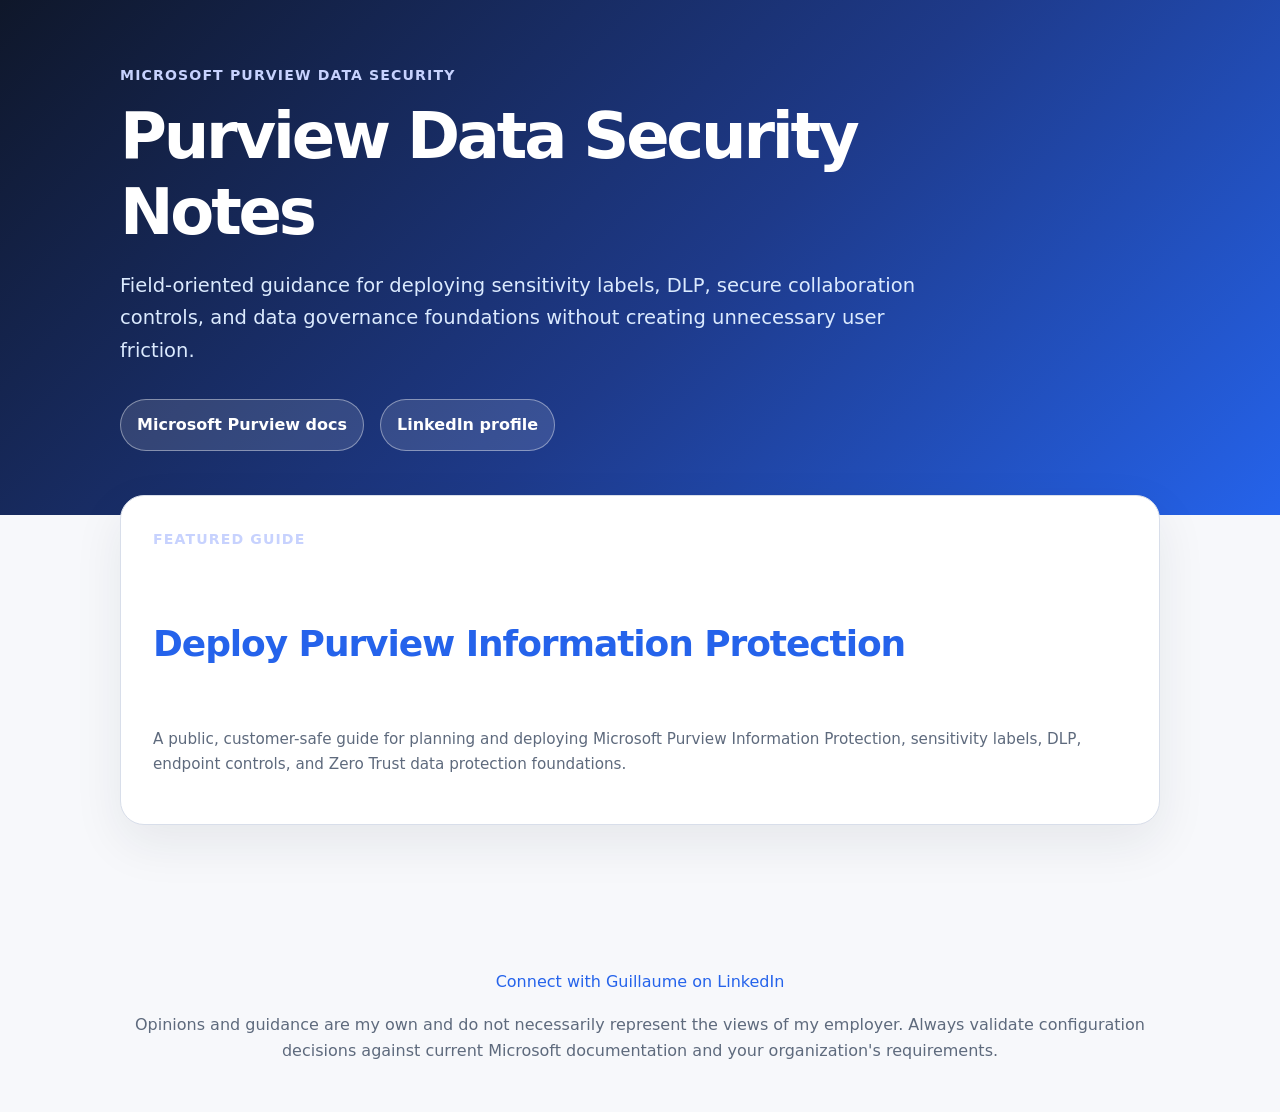
<file: index.html>
<!doctype html>
<html lang="en">
  <head>
    <meta charset="utf-8">
    <meta name="viewport" content="width=device-width, initial-scale=1">
    <title>Guillaume Couture - Purview Data Security</title>
    <meta name="description" content="Practical guidance for Microsoft Purview data security, Zero Trust, information protection, sensitivity labels, and DLP.">
    <link rel="stylesheet" href="assets/site.css">
    <script defer src="assets/site.js"></script>
    <script type="text/javascript">
      (function(c,l,a,r,i,t,y){
        c[a]=c[a]||function(){(c[a].q=c[a].q||[]).push(arguments)};
        t=l.createElement(r);t.async=1;t.src="https://www.clarity.ms/tag/"+i;
        y=l.getElementsByTagName(r)[0];y.parentNode.insertBefore(t,y);
      })(window, document, "clarity", "script", "wrkumwq9sa");
    </script>
  </head>
  <body>
    <header class="site-header">
      <div class="wrap">
        <p class="eyebrow">Microsoft Purview Data Security</p>
        <h1>Purview Data Security Notes</h1>
        <p class="lead">Field-oriented guidance for deploying sensitivity labels, DLP, secure collaboration controls, and data governance foundations without creating unnecessary user friction.</p>
        <nav class="nav" aria-label="Primary">
          <a class="button" href="https://learn.microsoft.com/en-us/purview/information-protection">Microsoft Purview docs</a>
          <a class="button" href="https://aka.ms/Guillaume">LinkedIn profile</a>
        </nav>
      </div>
    </header>

    <main class="main">
      <section class="wrap card">
        <article class="post-card">
          <p class="eyebrow">Featured guide</p>
          <h2><a href="posts/deploying-microsoft-purview-information-protection.html">Deploy Purview Information Protection</a></h2>
          <p class="meta">A public, customer-safe guide for planning and deploying Microsoft Purview Information Protection, sensitivity labels, DLP, endpoint controls, and Zero Trust data protection foundations.</p>
        </article>
      </section>
    </main>

    <footer class="site-footer">
      <div class="wrap">
        <p><a href="https://aka.ms/Guillaume">Connect with Guillaume on LinkedIn</a></p>
        <p>Opinions and guidance are my own and do not necessarily represent the views of my employer. Always validate configuration decisions against current Microsoft documentation and your organization's requirements.</p>
      </div>
    </footer>
  </body>
</html>
</file>
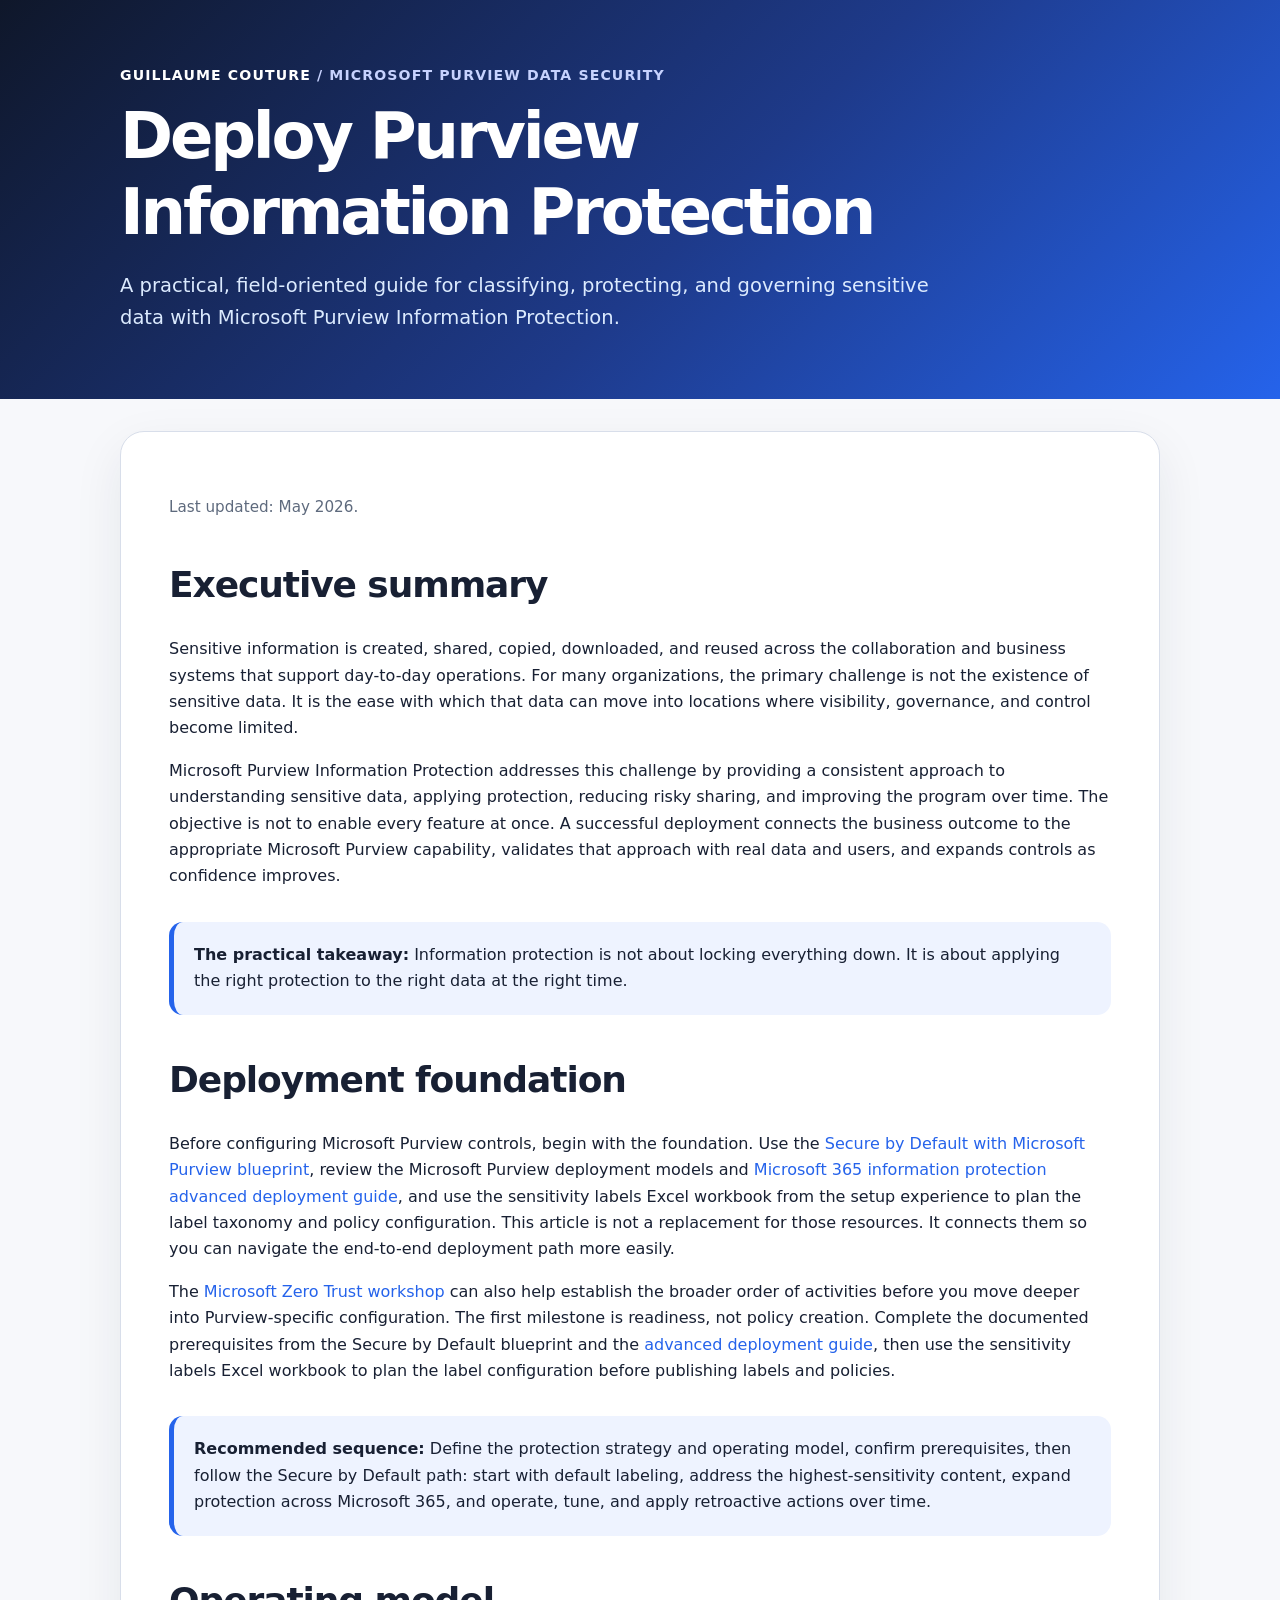
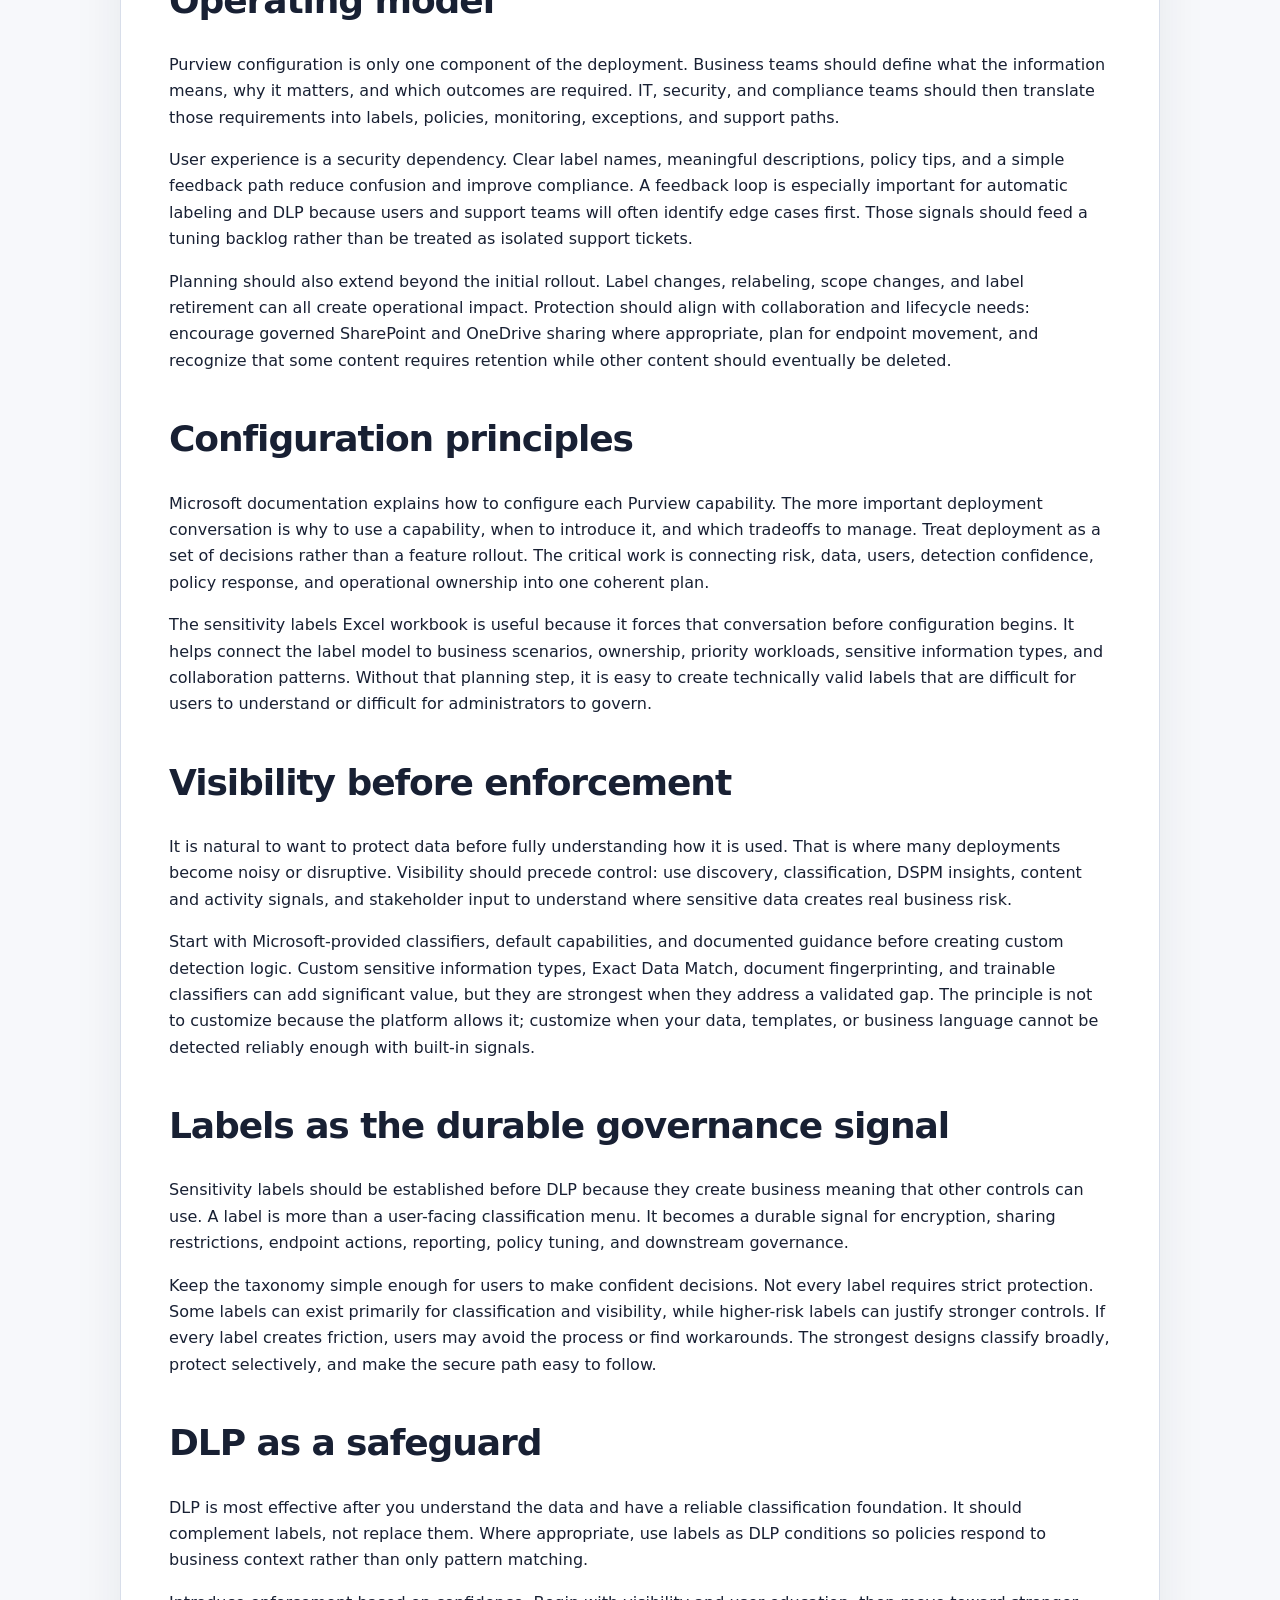
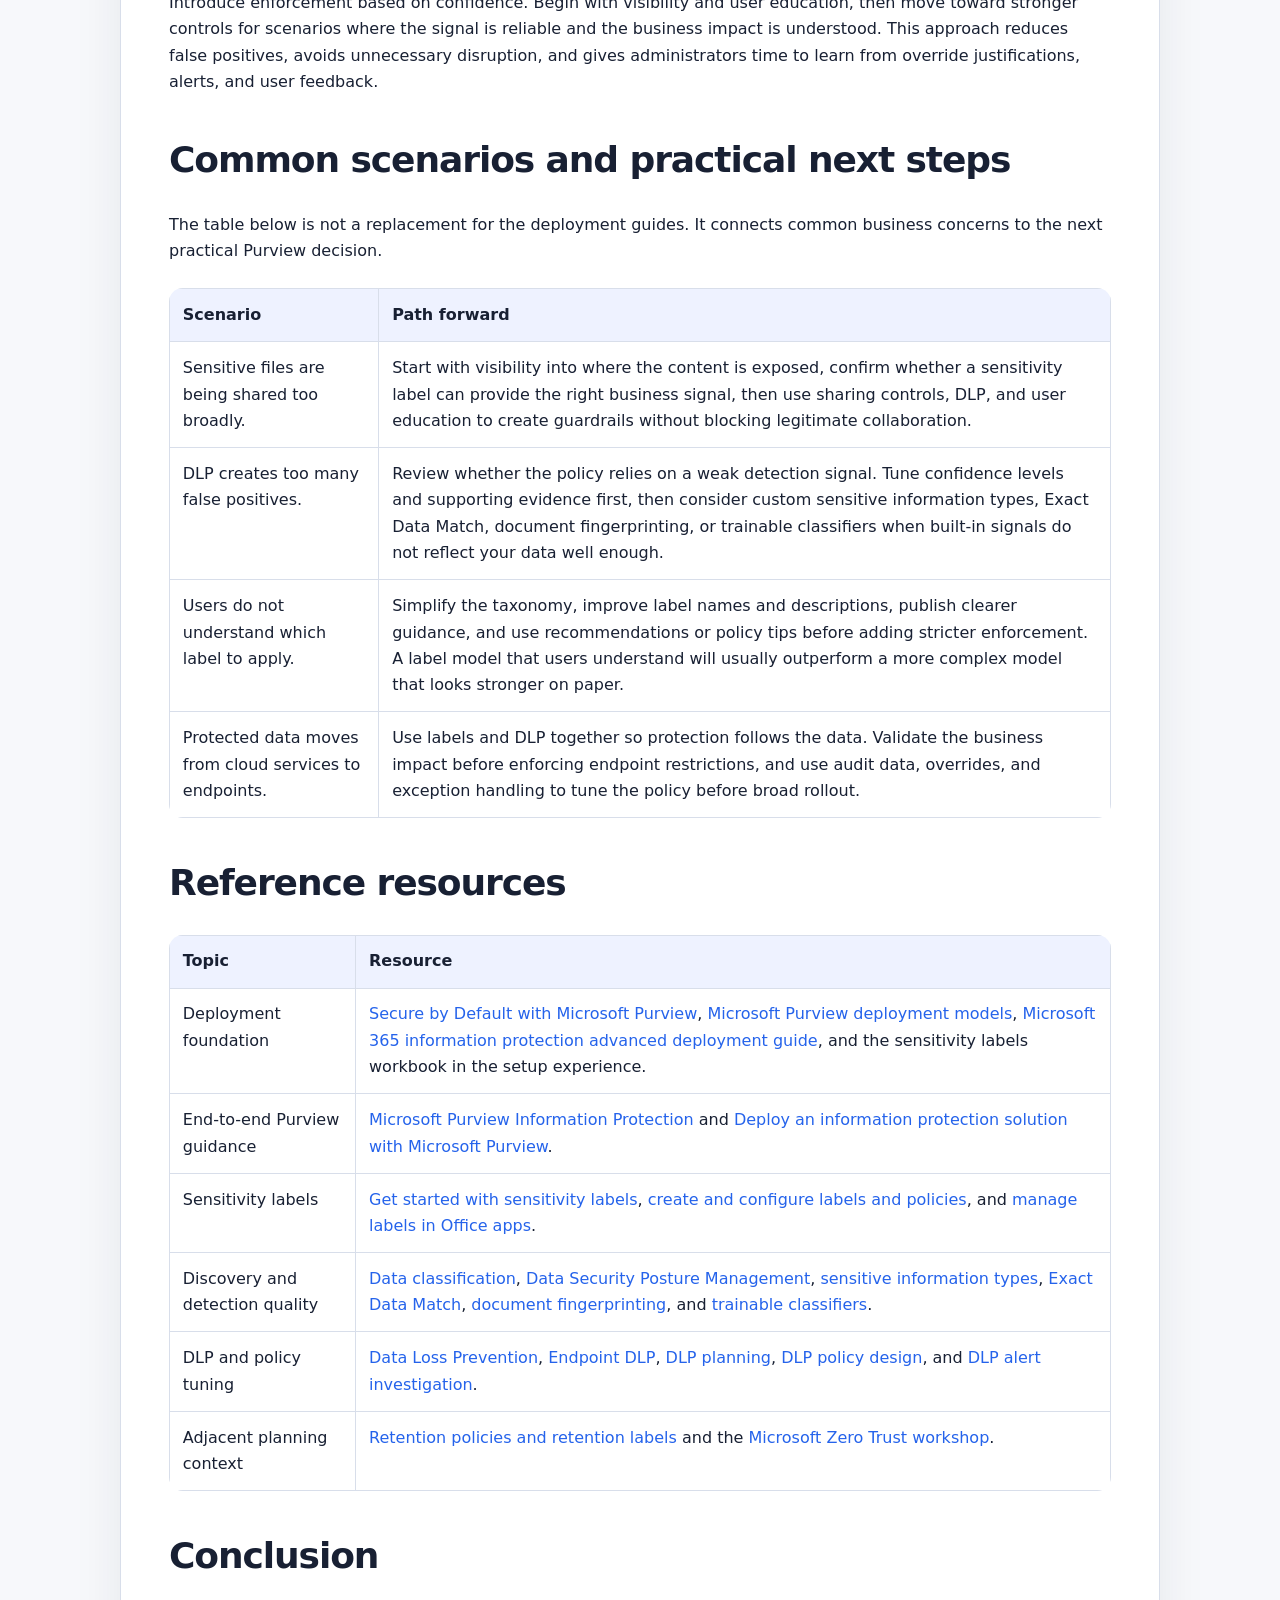
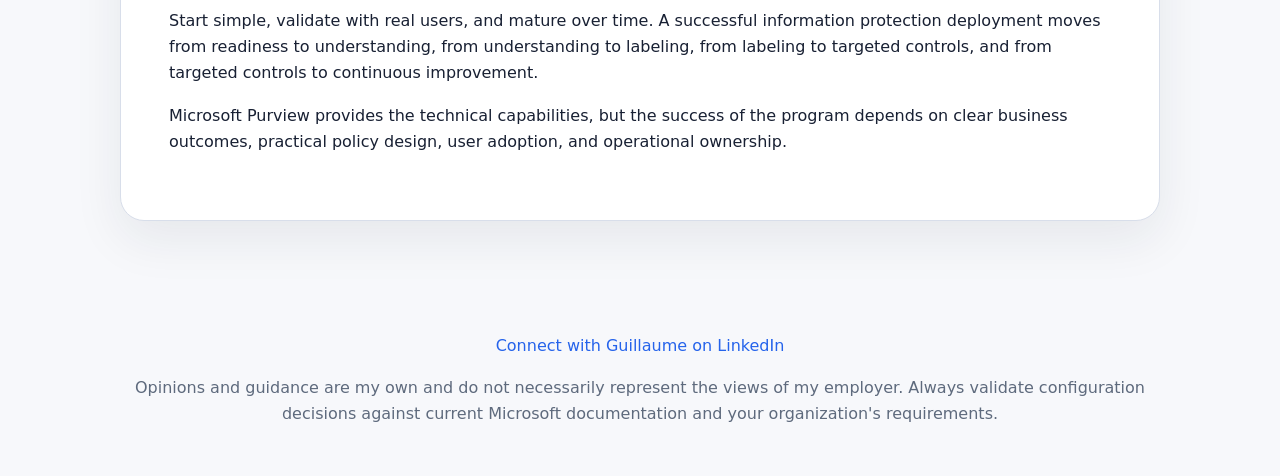
<file: posts/deploying-microsoft-purview-information-protection.html>
<!doctype html>
<html lang="en">
  <head>
    <meta charset="utf-8">
    <meta name="viewport" content="width=device-width, initial-scale=1">
    <title>Deploy Purview Information Protection</title>
    <meta name="description" content="How to classify, protect, and govern sensitive data using Microsoft Purview Information Protection.">
    <link rel="stylesheet" href="../assets/site.css">
    <script defer src="../assets/site.js"></script>
    <script type="text/javascript">
      (function(c,l,a,r,i,t,y){
        c[a]=c[a]||function(){(c[a].q=c[a].q||[]).push(arguments)};
        t=l.createElement(r);t.async=1;t.src="https://www.clarity.ms/tag/"+i;
        y=l.getElementsByTagName(r)[0];y.parentNode.insertBefore(t,y);
      })(window, document, "clarity", "script", "wrkumwq9sa");
    </script>
  </head>
  <body>
    <header class="site-header">
      <div class="wrap">
        <p class="eyebrow"><a href="../index.html">Guillaume Couture</a> / Microsoft Purview Data Security</p>
        <h1>Deploy Purview Information Protection</h1>
        <p class="lead">A practical, field-oriented guide for classifying, protecting, and governing sensitive data with Microsoft Purview Information Protection.</p>
      </div>
    </header>

    <main class="main">
      <article class="wrap article">
        <p class="meta">Last updated: May 2026.</p>

        <h2>Executive summary</h2>

        <p>Sensitive information is created, shared, copied, downloaded, and reused across the collaboration and business systems that support day-to-day operations. For many organizations, the primary challenge is not the existence of sensitive data. It is the ease with which that data can move into locations where visibility, governance, and control become limited.</p>

        <p>Microsoft Purview Information Protection addresses this challenge by providing a consistent approach to understanding sensitive data, applying protection, reducing risky sharing, and improving the program over time. The objective is not to enable every feature at once. A successful deployment connects the business outcome to the appropriate Microsoft Purview capability, validates that approach with real data and users, and expands controls as confidence improves.</p>

        <div class="callout">
          <strong>The practical takeaway:</strong> Information protection is not about locking everything down. It is about applying the right protection to the right data at the right time.
        </div>

        <h2>Deployment foundation</h2>

        <p>Before configuring Microsoft Purview controls, begin with the foundation. Use the <a href="https://learn.microsoft.com/en-us/purview/deploymentmodels/depmod-secure-by-default-intro">Secure by Default with Microsoft Purview blueprint</a>, review the Microsoft Purview deployment models and <a href="https://m365accelerator.microsoft.com/purview/information-protection-setup">Microsoft 365 information protection advanced deployment guide</a>, and use the sensitivity labels Excel workbook from the setup experience to plan the label taxonomy and policy configuration. This article is not a replacement for those resources. It connects them so you can navigate the end-to-end deployment path more easily.</p>

        <p>The <a href="https://zerotrust.microsoft.com/">Microsoft Zero Trust workshop</a> can also help establish the broader order of activities before you move deeper into Purview-specific configuration. The first milestone is readiness, not policy creation. Complete the documented prerequisites from the Secure by Default blueprint and the <a href="https://m365accelerator.microsoft.com/purview/information-protection-setup">advanced deployment guide</a>, then use the sensitivity labels Excel workbook to plan the label configuration before publishing labels and policies.</p>

        <div class="callout">
          <strong>Recommended sequence:</strong> Define the protection strategy and operating model, confirm prerequisites, then follow the Secure by Default path: start with default labeling, address the highest-sensitivity content, expand protection across Microsoft 365, and operate, tune, and apply retroactive actions over time.
        </div>

        <h2>Operating model</h2>

        <p>Purview configuration is only one component of the deployment. Business teams should define what the information means, why it matters, and which outcomes are required. IT, security, and compliance teams should then translate those requirements into labels, policies, monitoring, exceptions, and support paths.</p>

        <p>User experience is a security dependency. Clear label names, meaningful descriptions, policy tips, and a simple feedback path reduce confusion and improve compliance. A feedback loop is especially important for automatic labeling and DLP because users and support teams will often identify edge cases first. Those signals should feed a tuning backlog rather than be treated as isolated support tickets.</p>

        <p>Planning should also extend beyond the initial rollout. Label changes, relabeling, scope changes, and label retirement can all create operational impact. Protection should align with collaboration and lifecycle needs: encourage governed SharePoint and OneDrive sharing where appropriate, plan for endpoint movement, and recognize that some content requires retention while other content should eventually be deleted.</p>

        <h2>Configuration principles</h2>

        <p>Microsoft documentation explains how to configure each Purview capability. The more important deployment conversation is why to use a capability, when to introduce it, and which tradeoffs to manage. Treat deployment as a set of decisions rather than a feature rollout. The critical work is connecting risk, data, users, detection confidence, policy response, and operational ownership into one coherent plan.</p>

        <p>The sensitivity labels Excel workbook is useful because it forces that conversation before configuration begins. It helps connect the label model to business scenarios, ownership, priority workloads, sensitive information types, and collaboration patterns. Without that planning step, it is easy to create technically valid labels that are difficult for users to understand or difficult for administrators to govern.</p>

        <h2>Visibility before enforcement</h2>

        <p>It is natural to want to protect data before fully understanding how it is used. That is where many deployments become noisy or disruptive. Visibility should precede control: use discovery, classification, DSPM insights, content and activity signals, and stakeholder input to understand where sensitive data creates real business risk.</p>

        <p>Start with Microsoft-provided classifiers, default capabilities, and documented guidance before creating custom detection logic. Custom sensitive information types, Exact Data Match, document fingerprinting, and trainable classifiers can add significant value, but they are strongest when they address a validated gap. The principle is not to customize because the platform allows it; customize when your data, templates, or business language cannot be detected reliably enough with built-in signals.</p>

        <h2>Labels as the durable governance signal</h2>

        <p>Sensitivity labels should be established before DLP because they create business meaning that other controls can use. A label is more than a user-facing classification menu. It becomes a durable signal for encryption, sharing restrictions, endpoint actions, reporting, policy tuning, and downstream governance.</p>

        <p>Keep the taxonomy simple enough for users to make confident decisions. Not every label requires strict protection. Some labels can exist primarily for classification and visibility, while higher-risk labels can justify stronger controls. If every label creates friction, users may avoid the process or find workarounds. The strongest designs classify broadly, protect selectively, and make the secure path easy to follow.</p>

        <h2>DLP as a safeguard</h2>

        <p>DLP is most effective after you understand the data and have a reliable classification foundation. It should complement labels, not replace them. Where appropriate, use labels as DLP conditions so policies respond to business context rather than only pattern matching.</p>

        <p>Introduce enforcement based on confidence. Begin with visibility and user education, then move toward stronger controls for scenarios where the signal is reliable and the business impact is understood. This approach reduces false positives, avoids unnecessary disruption, and gives administrators time to learn from override justifications, alerts, and user feedback.</p>

        <h2>Common scenarios and practical next steps</h2>

        <p>The table below is not a replacement for the deployment guides. It connects common business concerns to the next practical Purview decision.</p>

        <table>
          <thead>
            <tr>
              <th>Scenario</th>
              <th>Path forward</th>
            </tr>
          </thead>
          <tbody>
            <tr>
              <td>Sensitive files are being shared too broadly.</td>
              <td>Start with visibility into where the content is exposed, confirm whether a sensitivity label can provide the right business signal, then use sharing controls, DLP, and user education to create guardrails without blocking legitimate collaboration.</td>
            </tr>
            <tr>
              <td>DLP creates too many false positives.</td>
              <td>Review whether the policy relies on a weak detection signal. Tune confidence levels and supporting evidence first, then consider custom sensitive information types, Exact Data Match, document fingerprinting, or trainable classifiers when built-in signals do not reflect your data well enough.</td>
            </tr>
            <tr>
              <td>Users do not understand which label to apply.</td>
              <td>Simplify the taxonomy, improve label names and descriptions, publish clearer guidance, and use recommendations or policy tips before adding stricter enforcement. A label model that users understand will usually outperform a more complex model that looks stronger on paper.</td>
            </tr>
            <tr>
              <td>Protected data moves from cloud services to endpoints.</td>
              <td>Use labels and DLP together so protection follows the data. Validate the business impact before enforcing endpoint restrictions, and use audit data, overrides, and exception handling to tune the policy before broad rollout.</td>
            </tr>
          </tbody>
        </table>

        <h2>Reference resources</h2>

        <table>
          <thead>
            <tr>
              <th>Topic</th>
              <th>Resource</th>
            </tr>
          </thead>
          <tbody>
            <tr>
              <td>Deployment foundation</td>
              <td><a href="https://learn.microsoft.com/en-us/purview/deploymentmodels/depmod-secure-by-default-intro">Secure by Default with Microsoft Purview</a>, <a href="https://learn.microsoft.com/en-us/purview/deploymentmodels/">Microsoft Purview deployment models</a>, <a href="https://m365accelerator.microsoft.com/purview/information-protection-setup">Microsoft 365 information protection advanced deployment guide</a>, and the sensitivity labels workbook in the setup experience.</td>
            </tr>
            <tr>
              <td>End-to-end Purview guidance</td>
              <td><a href="https://learn.microsoft.com/en-us/purview/information-protection">Microsoft Purview Information Protection</a> and <a href="https://learn.microsoft.com/en-us/purview/information-protection-solution">Deploy an information protection solution with Microsoft Purview</a>.</td>
            </tr>
            <tr>
              <td>Sensitivity labels</td>
              <td><a href="https://learn.microsoft.com/en-us/purview/get-started-with-sensitivity-labels">Get started with sensitivity labels</a>, <a href="https://learn.microsoft.com/en-us/purview/create-sensitivity-labels">create and configure labels and policies</a>, and <a href="https://learn.microsoft.com/en-us/purview/sensitivity-labels-office-apps">manage labels in Office apps</a>.</td>
            </tr>
            <tr>
              <td>Discovery and detection quality</td>
              <td><a href="https://learn.microsoft.com/en-us/purview/data-classification-overview">Data classification</a>, <a href="https://learn.microsoft.com/en-us/purview/data-security-posture-management-learn-about">Data Security Posture Management</a>, <a href="https://learn.microsoft.com/en-us/purview/sit-sensitive-information-type-learn-about">sensitive information types</a>, <a href="https://learn.microsoft.com/en-us/purview/sit-learn-about-exact-data-match-based-sits">Exact Data Match</a>, <a href="https://learn.microsoft.com/en-us/purview/sit-document-fingerprinting">document fingerprinting</a>, and <a href="https://learn.microsoft.com/en-us/purview/trainable-classifiers-learn-about">trainable classifiers</a>.</td>
            </tr>
            <tr>
              <td>DLP and policy tuning</td>
              <td><a href="https://learn.microsoft.com/en-us/purview/dlp-learn-about-dlp">Data Loss Prevention</a>, <a href="https://learn.microsoft.com/en-us/purview/endpoint-dlp-learn-about">Endpoint DLP</a>, <a href="https://learn.microsoft.com/en-us/purview/dlp-overview-plan-for-dlp">DLP planning</a>, <a href="https://learn.microsoft.com/en-us/purview/dlp-policy-design">DLP policy design</a>, and <a href="https://learn.microsoft.com/en-us/purview/dlp-alert-investigation-learn">DLP alert investigation</a>.</td>
            </tr>
            <tr>
              <td>Adjacent planning context</td>
              <td><a href="https://learn.microsoft.com/en-us/purview/retention">Retention policies and retention labels</a> and the <a href="https://zerotrust.microsoft.com/">Microsoft Zero Trust workshop</a>.</td>
            </tr>
          </tbody>
        </table>

        <h2>Conclusion</h2>

        <p>Start simple, validate with real users, and mature over time. A successful information protection deployment moves from readiness to understanding, from understanding to labeling, from labeling to targeted controls, and from targeted controls to continuous improvement.</p>

        <p>Microsoft Purview provides the technical capabilities, but the success of the program depends on clear business outcomes, practical policy design, user adoption, and operational ownership.</p>
      </article>
    </main>

    <footer class="site-footer">
      <div class="wrap">
        <p><a href="https://aka.ms/Guillaume">Connect with Guillaume on LinkedIn</a></p>
        <p>Opinions and guidance are my own and do not necessarily represent the views of my employer. Always validate configuration decisions against current Microsoft documentation and your organization's requirements.</p>
      </div>
    </footer>
  </body>
</html>
</file>
<file: assets/site.css>
:root {
  color-scheme: light;
  --bg: #f7f8fb;
  --surface: #ffffff;
  --surface-soft: #eef3ff;
  --text: #182033;
  --muted: #5e6a7d;
  --brand: #2563eb;
  --brand-dark: #1e40af;
  --border: #d8deea;
  --code: #0f172a;
  --shadow: 0 18px 50px rgba(24, 32, 51, 0.08);
}

* {
  box-sizing: border-box;
}

body {
  margin: 0;
  background: var(--bg);
  color: var(--text);
  font-family: "Segoe UI", system-ui, -apple-system, BlinkMacSystemFont, sans-serif;
  line-height: 1.65;
}

a {
  color: var(--brand);
  text-decoration: none;
}

a:hover {
  color: var(--brand-dark);
  text-decoration: underline;
}

.site-header {
  background: linear-gradient(135deg, #0f172a 0%, #1e3a8a 55%, #2563eb 100%);
  color: #ffffff;
  padding: 4rem 1.5rem;
}

.site-header a {
  color: #ffffff;
}

.wrap {
  max-width: 1040px;
  margin: 0 auto;
  width: 100%;
}

.eyebrow {
  margin: 0 0 0.75rem;
  color: #c7d2fe;
  font-size: 0.88rem;
  font-weight: 700;
  letter-spacing: 0.08em;
  text-transform: uppercase;
}

h1,
h2,
h3 {
  line-height: 1.18;
}

h1 {
  max-width: 860px;
  margin: 0;
  font-size: clamp(2.25rem, 5vw, 4.6rem);
  letter-spacing: -0.05em;
}

h2 {
  margin-top: 2.75rem;
  font-size: clamp(1.65rem, 3vw, 2.25rem);
  letter-spacing: -0.03em;
}

h3 {
  margin-top: 2rem;
  font-size: 1.3rem;
}

.lead {
  max-width: 820px;
  margin: 1.25rem 0 0;
  color: #dbeafe;
  font-size: 1.22rem;
}

.nav {
  display: flex;
  gap: 1rem;
  margin-top: 2rem;
  flex-wrap: wrap;
}

.button {
  display: inline-flex;
  align-items: center;
  border: 1px solid rgba(255, 255, 255, 0.4);
  border-radius: 999px;
  padding: 0.75rem 1rem;
  background: rgba(255, 255, 255, 0.12);
  color: #ffffff;
  font-weight: 700;
}

.main {
  padding: 2rem 1.5rem 4rem;
}

.card {
  margin: -3.25rem auto 2rem;
  padding: 2rem;
  background: var(--surface);
  border: 1px solid var(--border);
  border-radius: 24px;
  box-shadow: var(--shadow);
}

.post-card {
  display: grid;
  gap: 1rem;
}

.meta {
  color: var(--muted);
  font-size: 0.95rem;
}

.article {
  background: var(--surface);
  border: 1px solid var(--border);
  border-radius: 24px;
  box-shadow: var(--shadow);
  padding: clamp(1.25rem, 4vw, 3rem);
}

.article h1 {
  color: var(--text);
  font-size: clamp(2rem, 4vw, 3.4rem);
}

.article .lead {
  color: var(--muted);
}

.callout {
  margin: 2rem 0;
  padding: 1.25rem;
  border-left: 5px solid var(--brand);
  background: var(--surface-soft);
  border-radius: 14px;
}

table {
  width: 100%;
  border-collapse: collapse;
  margin: 1.5rem 0;
  overflow: hidden;
  border-radius: 14px;
}

th,
td {
  border: 1px solid var(--border);
  padding: 0.8rem;
  text-align: left;
  vertical-align: top;
}

th {
  background: #eef2ff;
}

code {
  color: var(--code);
  background: #eef2ff;
  border-radius: 6px;
  padding: 0.15rem 0.35rem;
}

.site-footer {
  padding: 2rem 1.5rem;
  color: var(--muted);
  text-align: center;
}

@media (max-width: 720px) {
  body {
    line-height: 1.55;
  }

  .site-header {
    padding: 2.75rem 1rem;
  }

  .main {
    padding: 1rem 0.75rem 3rem;
  }

  .article {
    border-radius: 18px;
  }

  .lead {
    font-size: 1.08rem;
  }

  .card {
    margin-top: -2rem;
    padding: 1.25rem;
  }

  table {
    display: block;
    border-collapse: separate;
    border-spacing: 0;
  }

  thead {
    display: none;
  }

  tbody,
  tr,
  th,
  td {
    display: block;
    width: 100%;
  }

  tr {
    margin: 0 0 1rem;
    border: 1px solid var(--border);
    border-radius: 14px;
    overflow: hidden;
    background: var(--surface);
  }

  td {
    border: 0;
    border-bottom: 1px solid var(--border);
    padding: 0.85rem 1rem;
  }

  td:last-child {
    border-bottom: 0;
  }

  td::before {
    display: block;
    margin-bottom: 0.3rem;
    color: var(--muted);
    content: attr(data-label);
    font-size: 0.78rem;
    font-weight: 700;
    letter-spacing: 0.04em;
    text-transform: uppercase;
  }

  td[data-label=""]::before {
    display: none;
  }
}

@media (max-width: 480px) {
  .site-header {
    padding: 2.25rem 0.9rem;
  }

  .article {
    padding: 1rem;
  }

  .callout {
    padding: 1rem;
  }

  h2 {
    margin-top: 2.1rem;
  }
}
</file>
